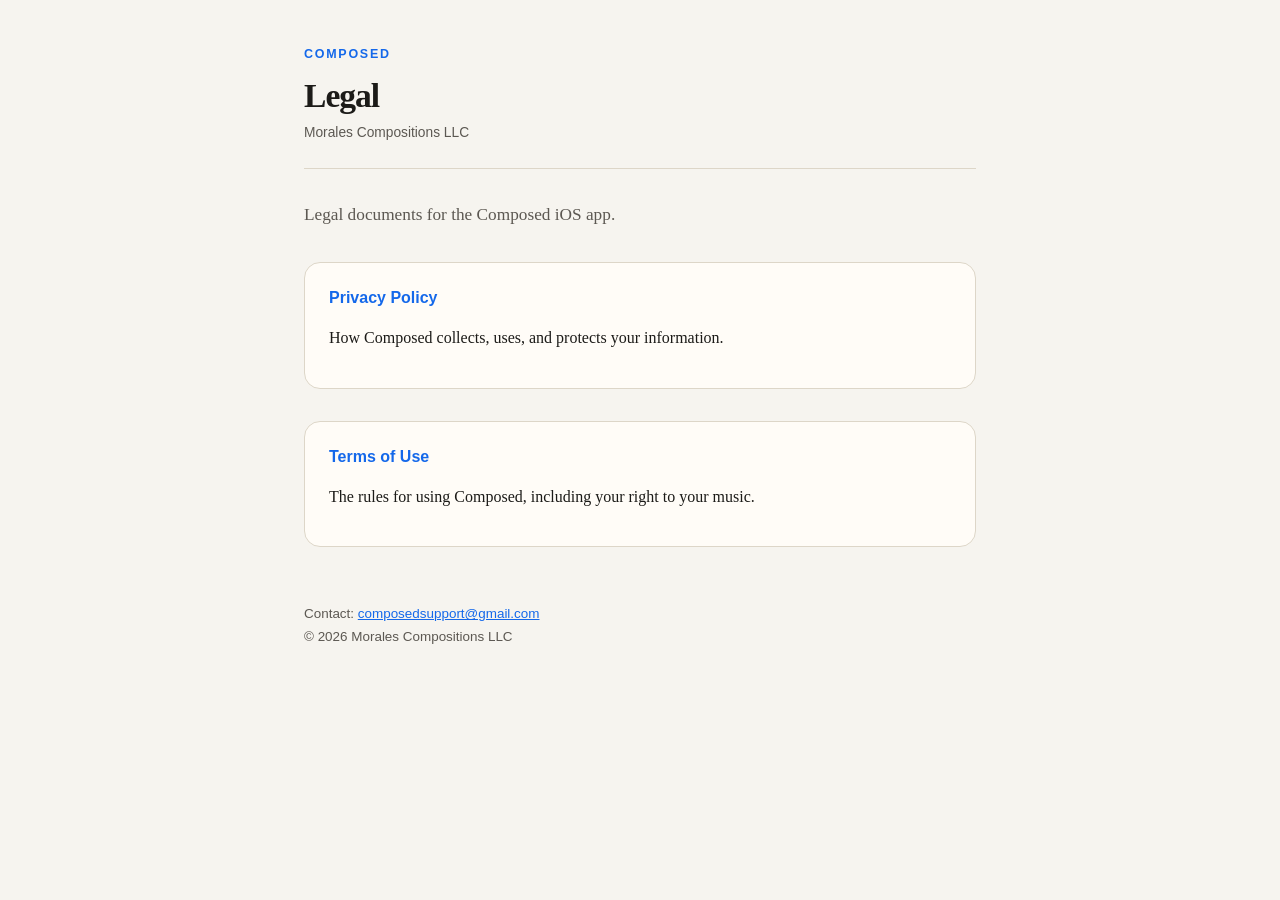
<file: index.html>
<!DOCTYPE html>
<html lang="en">
<head>
    <meta charset="utf-8">
    <meta name="viewport" content="width=device-width, initial-scale=1">
    <title>Composed</title>
    <link rel="stylesheet" href="styles.css">
</head>
<body>
    <header>
        <div class="brand">Composed</div>
        <h1>Legal</h1>
        <p class="updated">Morales Compositions LLC</p>
    </header>
    <main>
        <p class="lede">Legal documents for the Composed iOS app.</p>
        <div class="home-card">
            <p><a href="privacy/">Privacy Policy</a></p>
            <p>How Composed collects, uses, and protects your information.</p>
        </div>
        <div class="home-card">
            <p><a href="terms/">Terms of Use</a></p>
            <p>The rules for using Composed, including your right to your music.</p>
        </div>
    </main>
    <footer>
        Contact: <a href="mailto:composedsupport@gmail.com">composedsupport@gmail.com</a>
        <div class="copyright">© 2026 Morales Compositions LLC</div>
    </footer>
</body>
</html>
</file>
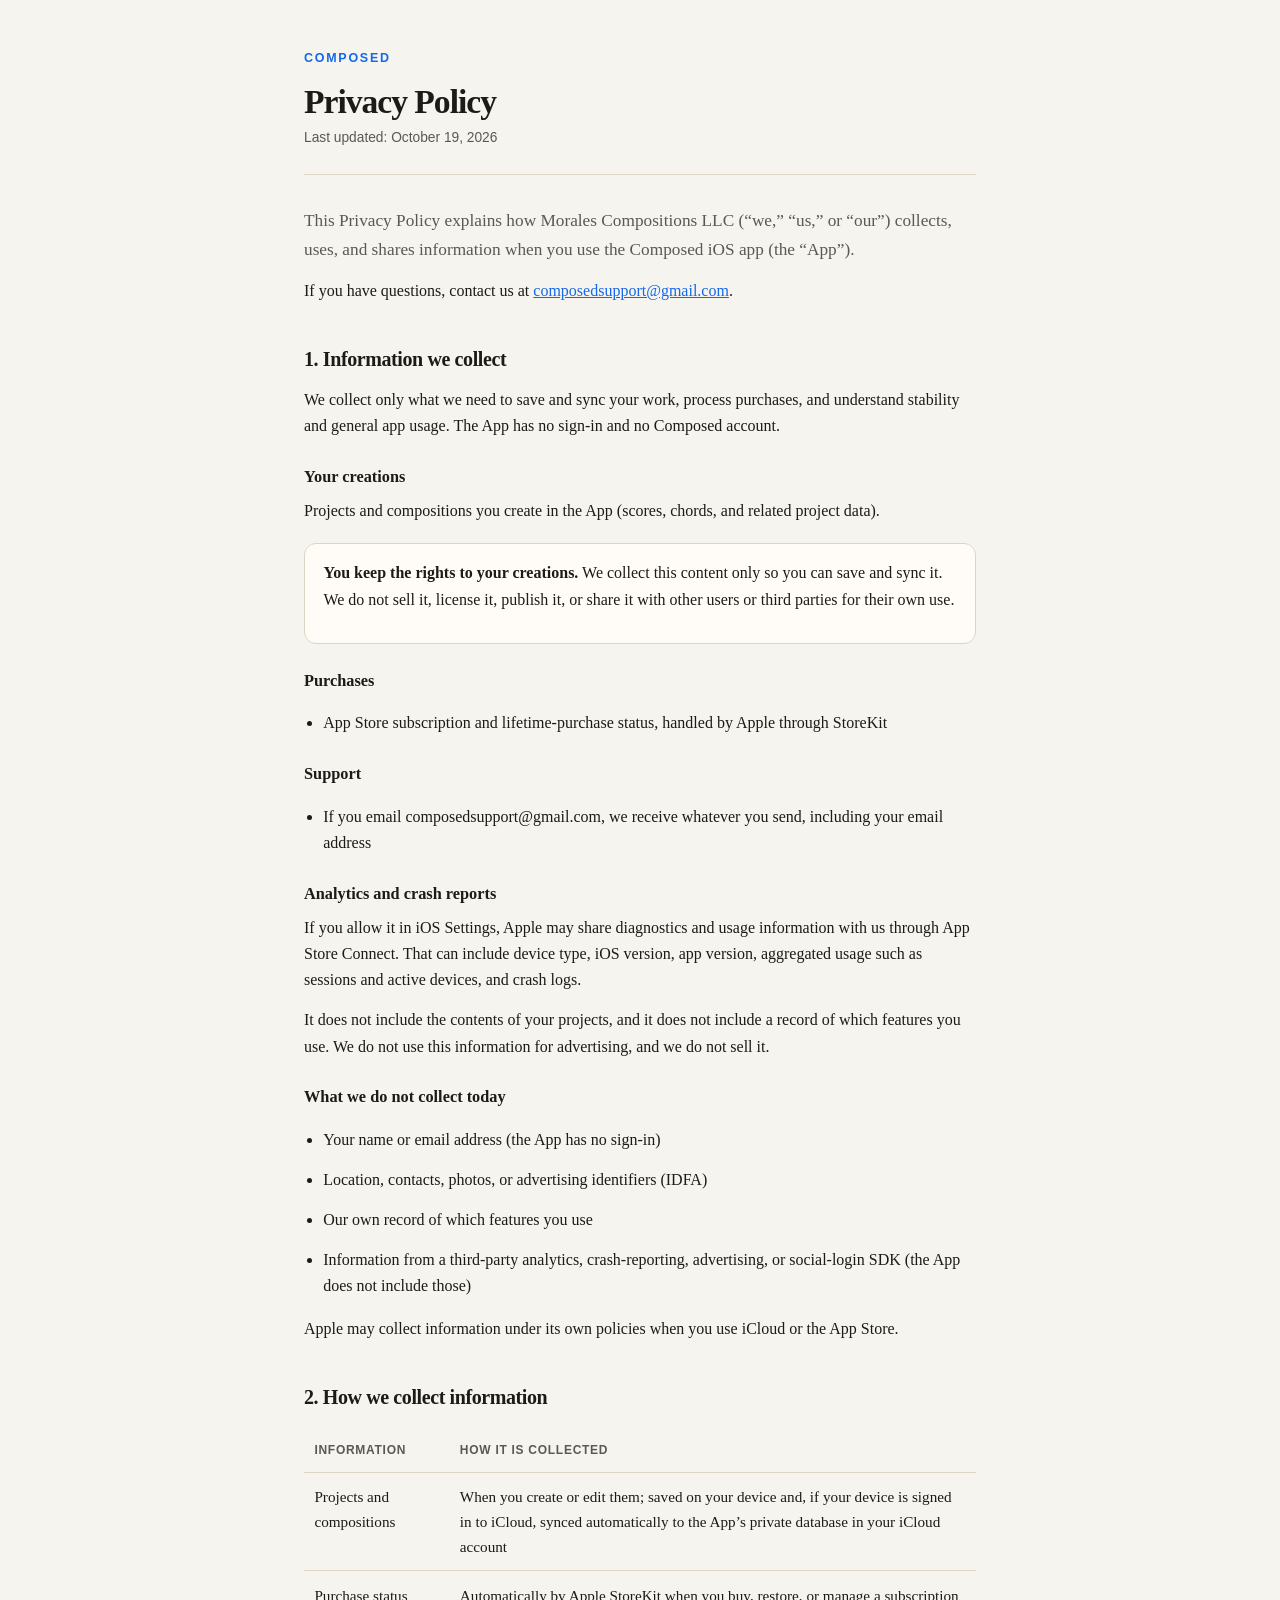
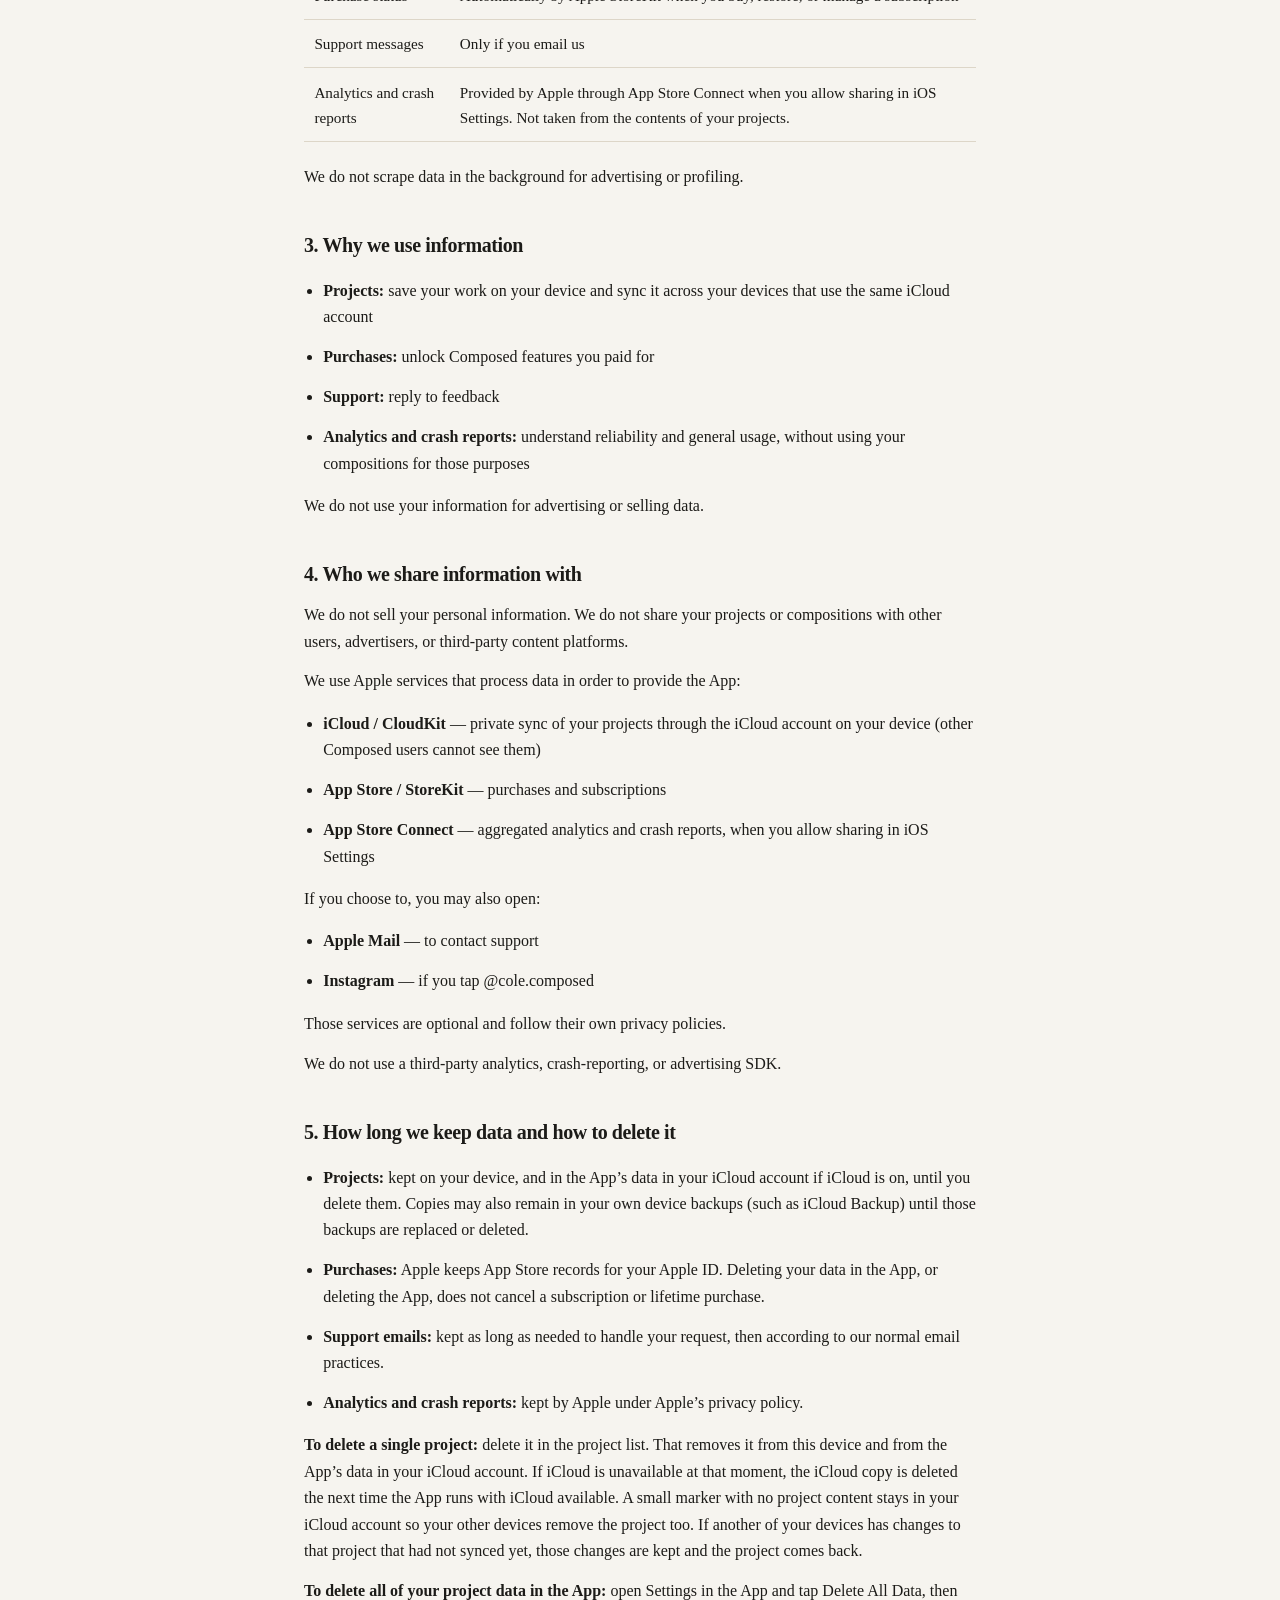
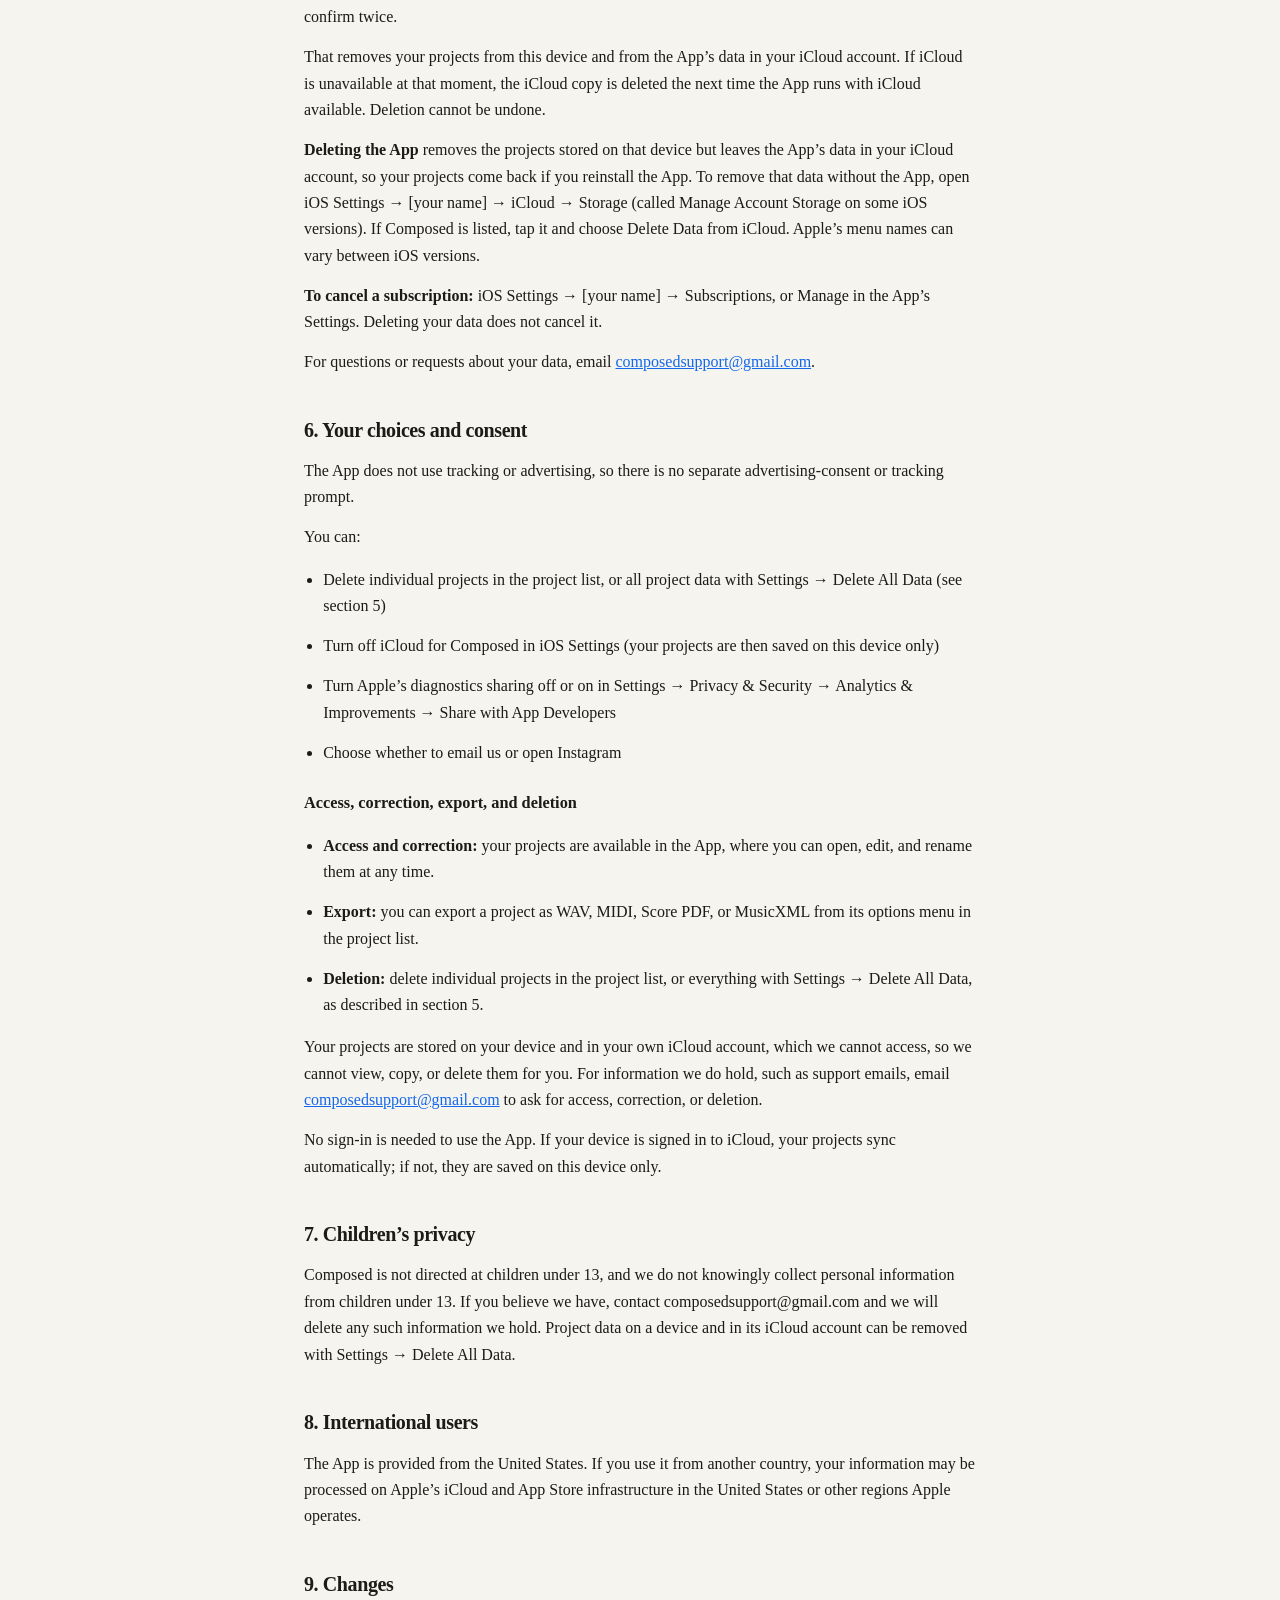
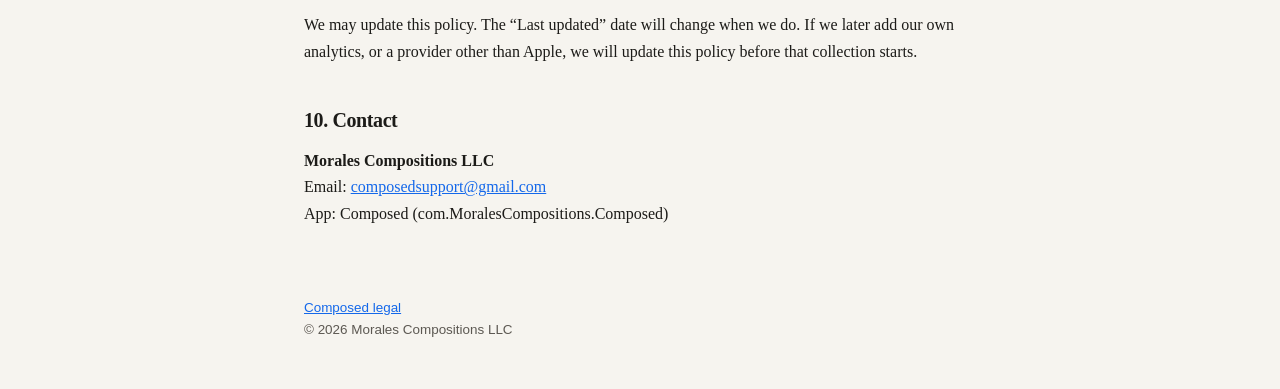
<file: privacy/index.html>
<!DOCTYPE html>
<html lang="en">
<head>
    <meta charset="utf-8">
    <meta name="viewport" content="width=device-width, initial-scale=1">
    <title>Privacy Policy — Composed</title>
    <link rel="stylesheet" href="../styles.css">
</head>
<body>
    <header>
        <a class="brand" href="../">Composed</a>
        <h1>Privacy Policy</h1>
        <p class="updated">Last updated: October 19, 2026</p>
    </header>
    <main>
        <p class="lede">This Privacy Policy explains how Morales Compositions LLC (“we,” “us,” or “our”) collects, uses, and shares information when you use the Composed iOS app (the “App”).</p>
        <p>If you have questions, contact us at <a href="mailto:composedsupport@gmail.com">composedsupport@gmail.com</a>.</p>

        <h2>1. Information we collect</h2>
        <p>We collect only what we need to save and sync your work, process purchases, and understand stability and general app usage. The App has no sign-in and no Composed account.</p>

        <h3>Your creations</h3>
        <p>Projects and compositions you create in the App (scores, chords, and related project data).</p>
        <div class="callout">
            <p><strong>You keep the rights to your creations.</strong> We collect this content only so you can save and sync it. We do not sell it, license it, publish it, or share it with other users or third parties for their own use.</p>
        </div>

        <h3>Purchases</h3>
        <ul>
            <li>App Store subscription and lifetime-purchase status, handled by Apple through StoreKit</li>
        </ul>

        <h3>Support</h3>
        <ul>
            <li>If you email composedsupport@gmail.com, we receive whatever you send, including your email address</li>
        </ul>

        <h3>Analytics and crash reports</h3>
        <p>If you allow it in iOS Settings, Apple may share diagnostics and usage information with us through App Store Connect. That can include device type, iOS version, app version, aggregated usage such as sessions and active devices, and crash logs.</p>
        <p>It does not include the contents of your projects, and it does not include a record of which features you use. We do not use this information for advertising, and we do not sell it.</p>

        <h3>What we do not collect today</h3>
        <ul>
            <li>Your name or email address (the App has no sign-in)</li>
            <li>Location, contacts, photos, or advertising identifiers (IDFA)</li>
            <li>Our own record of which features you use</li>
            <li>Information from a third-party analytics, crash-reporting, advertising, or social-login SDK (the App does not include those)</li>
        </ul>
        <p>Apple may collect information under its own policies when you use iCloud or the App Store.</p>

        <h2>2. How we collect information</h2>
        <table>
            <thead>
                <tr>
                    <th>Information</th>
                    <th>How it is collected</th>
                </tr>
            </thead>
            <tbody>
                <tr>
                    <td>Projects and compositions</td>
                    <td>When you create or edit them; saved on your device and, if your device is signed in to iCloud, synced automatically to the App’s private database in your iCloud account</td>
                </tr>
                <tr>
                    <td>Purchase status</td>
                    <td>Automatically by Apple StoreKit when you buy, restore, or manage a subscription</td>
                </tr>
                <tr>
                    <td>Support messages</td>
                    <td>Only if you email us</td>
                </tr>
                <tr>
                    <td>Analytics and crash reports</td>
                    <td>Provided by Apple through App Store Connect when you allow sharing in iOS Settings. Not taken from the contents of your projects.</td>
                </tr>
            </tbody>
        </table>
        <p>We do not scrape data in the background for advertising or profiling.</p>

        <h2>3. Why we use information</h2>
        <ul>
            <li><strong>Projects:</strong> save your work on your device and sync it across your devices that use the same iCloud account</li>
            <li><strong>Purchases:</strong> unlock Composed features you paid for</li>
            <li><strong>Support:</strong> reply to feedback</li>
            <li><strong>Analytics and crash reports:</strong> understand reliability and general usage, without using your compositions for those purposes</li>
        </ul>
        <p>We do not use your information for advertising or selling data.</p>

        <h2>4. Who we share information with</h2>
        <p>We do not sell your personal information. We do not share your projects or compositions with other users, advertisers, or third-party content platforms.</p>
        <p>We use Apple services that process data in order to provide the App:</p>
        <ul>
            <li><strong>iCloud / CloudKit</strong> — private sync of your projects through the iCloud account on your device (other Composed users cannot see them)</li>
            <li><strong>App Store / StoreKit</strong> — purchases and subscriptions</li>
            <li><strong>App Store Connect</strong> — aggregated analytics and crash reports, when you allow sharing in iOS Settings</li>
        </ul>
        <p>If you choose to, you may also open:</p>
        <ul>
            <li><strong>Apple Mail</strong> — to contact support</li>
            <li><strong>Instagram</strong> — if you tap @cole.composed</li>
        </ul>
        <p>Those services are optional and follow their own privacy policies.</p>
        <p>We do not use a third-party analytics, crash-reporting, or advertising SDK.</p>

        <h2>5. How long we keep data and how to delete it</h2>
        <ul>
            <li><strong>Projects:</strong> kept on your device, and in the App’s data in your iCloud account if iCloud is on, until you delete them. Copies may also remain in your own device backups (such as iCloud Backup) until those backups are replaced or deleted.</li>
            <li><strong>Purchases:</strong> Apple keeps App Store records for your Apple ID. Deleting your data in the App, or deleting the App, does not cancel a subscription or lifetime purchase.</li>
            <li><strong>Support emails:</strong> kept as long as needed to handle your request, then according to our normal email practices.</li>
            <li><strong>Analytics and crash reports:</strong> kept by Apple under Apple’s privacy policy.</li>
        </ul>
        <p><strong>To delete a single project:</strong> delete it in the project list. That removes it from this device and from the App’s data in your iCloud account. If iCloud is unavailable at that moment, the iCloud copy is deleted the next time the App runs with iCloud available. A small marker with no project content stays in your iCloud account so your other devices remove the project too. If another of your devices has changes to that project that had not synced yet, those changes are kept and the project comes back.</p>
        <p><strong>To delete all of your project data in the App:</strong> open Settings in the App and tap Delete All Data, then confirm twice.</p>
        <p>That removes your projects from this device and from the App’s data in your iCloud account. If iCloud is unavailable at that moment, the iCloud copy is deleted the next time the App runs with iCloud available. Deletion cannot be undone.</p>
        <p><strong>Deleting the App</strong> removes the projects stored on that device but leaves the App’s data in your iCloud account, so your projects come back if you reinstall the App. To remove that data without the App, open iOS Settings → [your name] → iCloud → Storage (called Manage Account Storage on some iOS versions). If Composed is listed, tap it and choose Delete Data from iCloud. Apple’s menu names can vary between iOS versions.</p>
        <p><strong>To cancel a subscription:</strong> iOS Settings → [your name] → Subscriptions, or Manage in the App’s Settings. Deleting your data does not cancel it.</p>
        <p>For questions or requests about your data, email <a href="mailto:composedsupport@gmail.com">composedsupport@gmail.com</a>.</p>

        <h2>6. Your choices and consent</h2>
        <p>The App does not use tracking or advertising, so there is no separate advertising-consent or tracking prompt.</p>
        <p>You can:</p>
        <ul>
            <li>Delete individual projects in the project list, or all project data with Settings → Delete All Data (see section 5)</li>
            <li>Turn off iCloud for Composed in iOS Settings (your projects are then saved on this device only)</li>
            <li>Turn Apple’s diagnostics sharing off or on in Settings → Privacy &amp; Security → Analytics &amp; Improvements → Share with App Developers</li>
            <li>Choose whether to email us or open Instagram</li>
        </ul>

        <h3>Access, correction, export, and deletion</h3>
        <ul>
            <li><strong>Access and correction:</strong> your projects are available in the App, where you can open, edit, and rename them at any time.</li>
            <li><strong>Export:</strong> you can export a project as WAV, MIDI, Score PDF, or MusicXML from its options menu in the project list.</li>
            <li><strong>Deletion:</strong> delete individual projects in the project list, or everything with Settings → Delete All Data, as described in section 5.</li>
        </ul>
        <p>Your projects are stored on your device and in your own iCloud account, which we cannot access, so we cannot view, copy, or delete them for you. For information we do hold, such as support emails, email <a href="mailto:composedsupport@gmail.com">composedsupport@gmail.com</a> to ask for access, correction, or deletion.</p>
        <p>No sign-in is needed to use the App. If your device is signed in to iCloud, your projects sync automatically; if not, they are saved on this device only.</p>

        <h2>7. Children’s privacy</h2>
        <p>Composed is not directed at children under 13, and we do not knowingly collect personal information from children under 13. If you believe we have, contact composedsupport@gmail.com and we will delete any such information we hold. Project data on a device and in its iCloud account can be removed with Settings → Delete All Data.</p>

        <h2>8. International users</h2>
        <p>The App is provided from the United States. If you use it from another country, your information may be processed on Apple’s iCloud and App Store infrastructure in the United States or other regions Apple operates.</p>

        <h2>9. Changes</h2>
        <p>We may update this policy. The “Last updated” date will change when we do. If we later add our own analytics, or a provider other than Apple, we will update this policy before that collection starts.</p>

        <h2>10. Contact</h2>
        <p><strong>Morales Compositions LLC</strong><br>
        Email: <a href="mailto:composedsupport@gmail.com">composedsupport@gmail.com</a><br>
        App: Composed (com.MoralesCompositions.Composed)</p>
    </main>
    <footer>
        <a href="../">Composed legal</a>
        <div class="copyright">© 2026 Morales Compositions LLC</div>
    </footer>
</body>
</html>
</file>
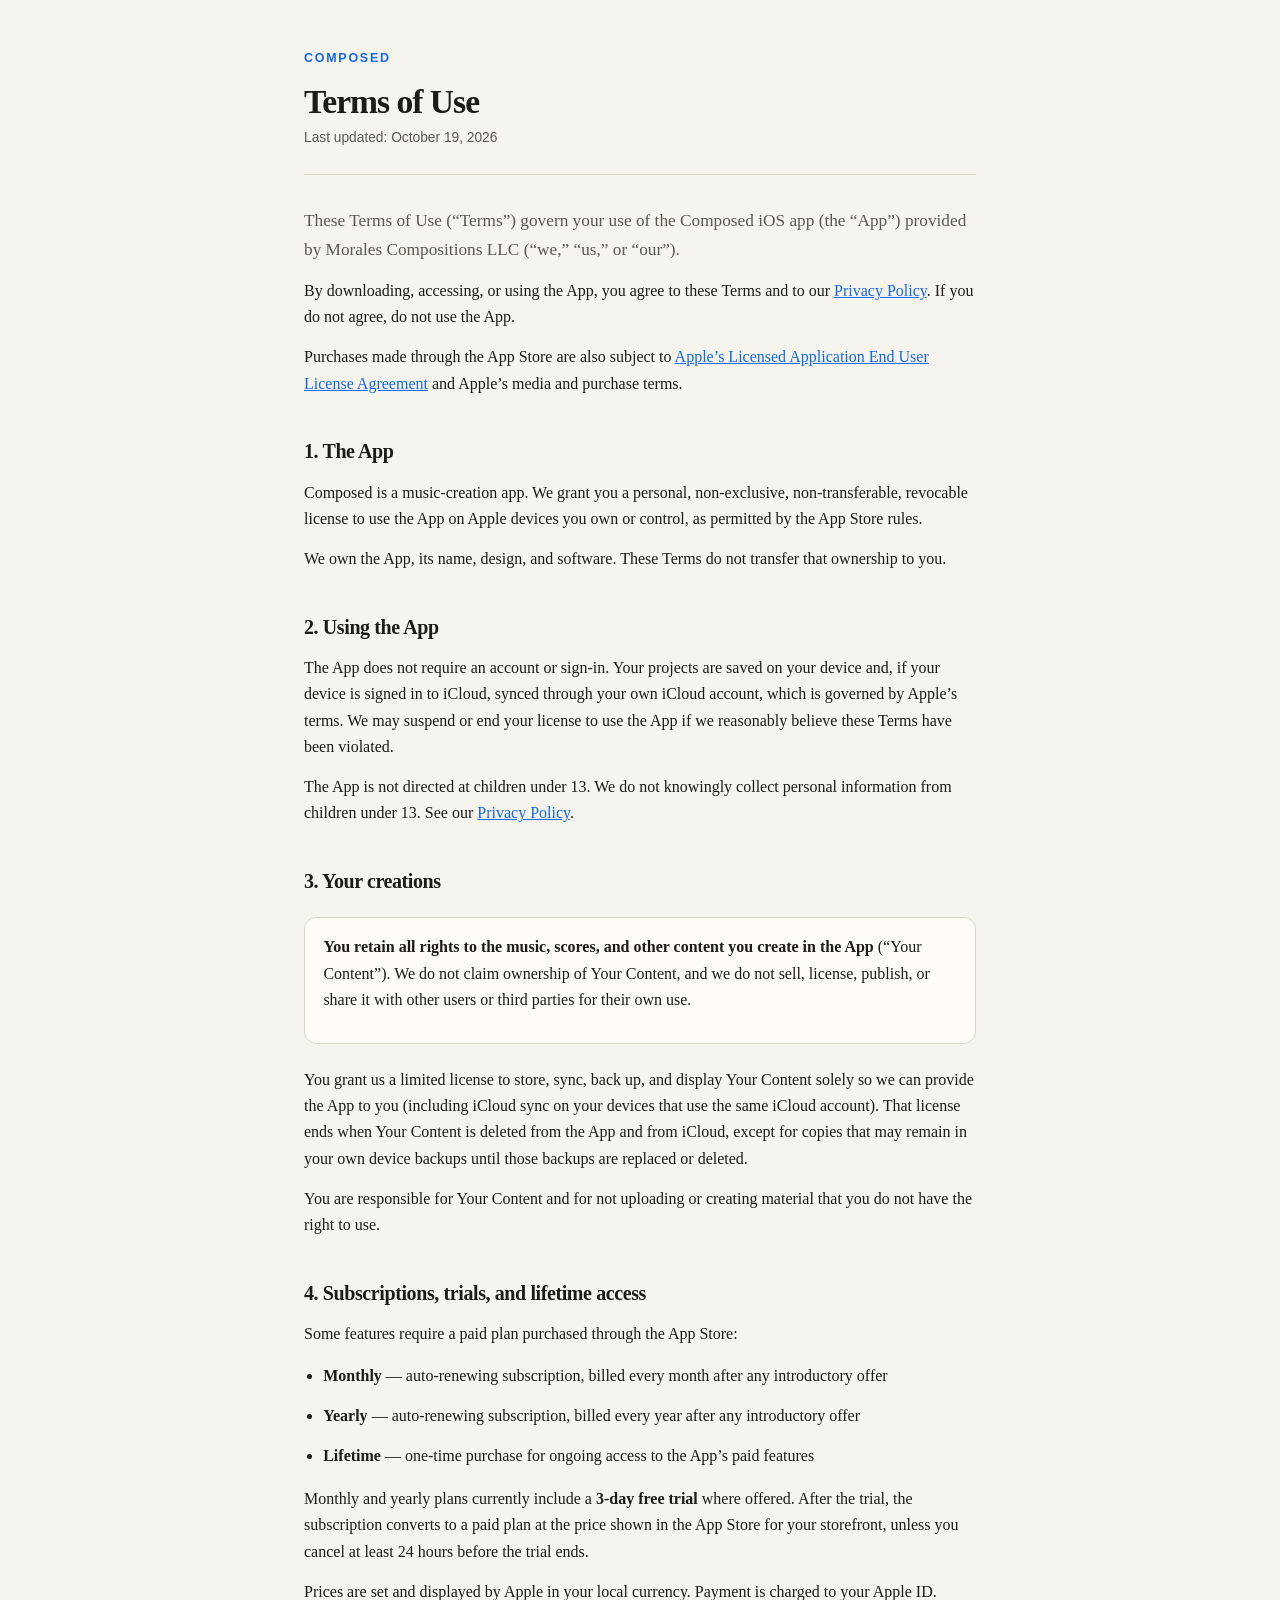
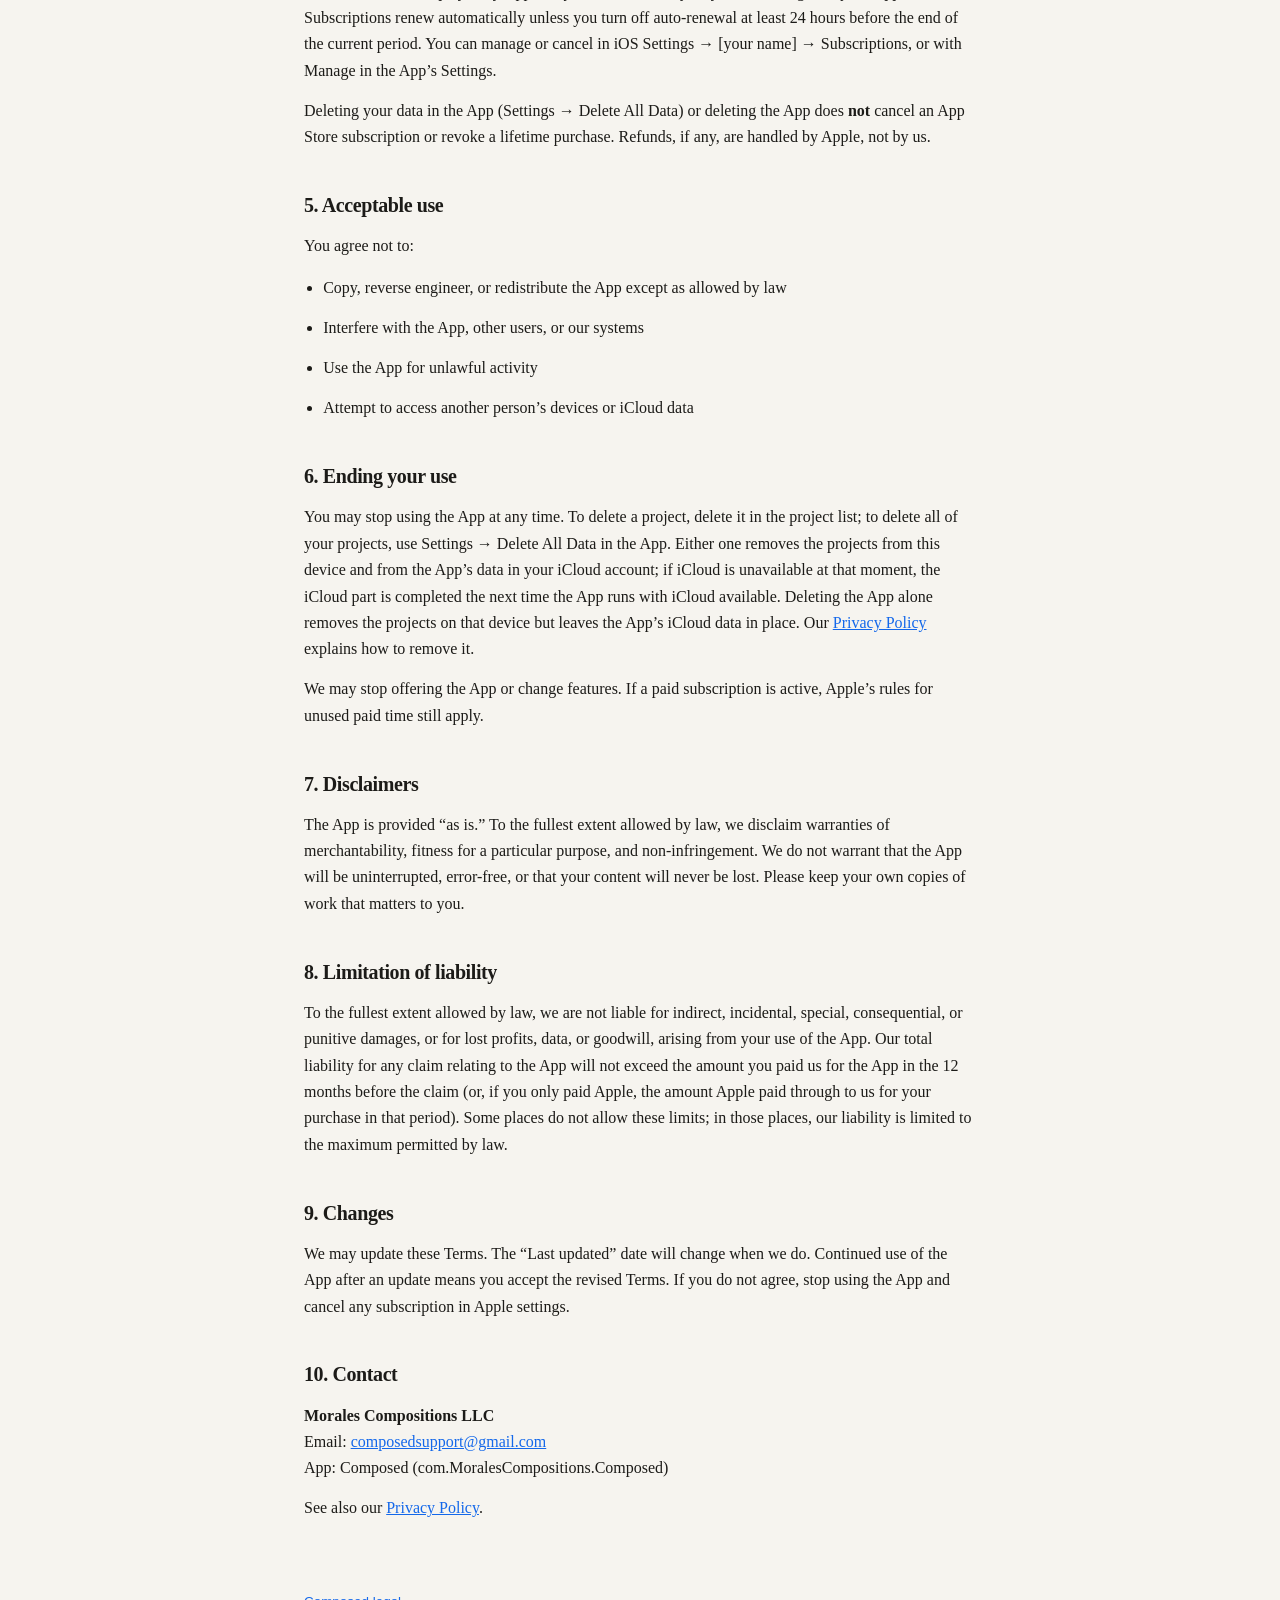
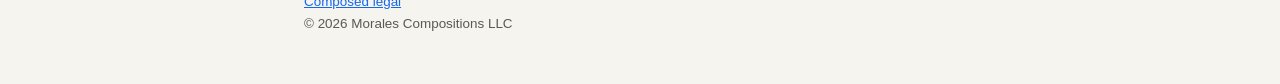
<file: terms/index.html>
<!DOCTYPE html>
<html lang="en">
<head>
    <meta charset="utf-8">
    <meta name="viewport" content="width=device-width, initial-scale=1">
    <title>Terms of Use — Composed</title>
    <link rel="stylesheet" href="../styles.css">
</head>
<body>
    <header>
        <a class="brand" href="../">Composed</a>
        <h1>Terms of Use</h1>
        <p class="updated">Last updated: October 19, 2026</p>
    </header>
    <main>
        <p class="lede">These Terms of Use (“Terms”) govern your use of the Composed iOS app (the “App”) provided by Morales Compositions LLC (“we,” “us,” or “our”).</p>
        <p>By downloading, accessing, or using the App, you agree to these Terms and to our <a href="../privacy/">Privacy Policy</a>. If you do not agree, do not use the App.</p>
        <p>Purchases made through the App Store are also subject to <a href="https://www.apple.com/legal/internet-services/itunes/dev/stdeula/">Apple’s Licensed Application End User License Agreement</a> and Apple’s media and purchase terms.</p>

        <h2>1. The App</h2>
        <p>Composed is a music-creation app. We grant you a personal, non-exclusive, non-transferable, revocable license to use the App on Apple devices you own or control, as permitted by the App Store rules.</p>
        <p>We own the App, its name, design, and software. These Terms do not transfer that ownership to you.</p>

        <h2>2. Using the App</h2>
        <p>The App does not require an account or sign-in. Your projects are saved on your device and, if your device is signed in to iCloud, synced through your own iCloud account, which is governed by Apple’s terms. We may suspend or end your license to use the App if we reasonably believe these Terms have been violated.</p>
        <p>The App is not directed at children under 13. We do not knowingly collect personal information from children under 13. See our <a href="../privacy/">Privacy Policy</a>.</p>

        <h2>3. Your creations</h2>
        <div class="callout">
            <p><strong>You retain all rights to the music, scores, and other content you create in the App</strong> (“Your Content”). We do not claim ownership of Your Content, and we do not sell, license, publish, or share it with other users or third parties for their own use.</p>
        </div>
        <p>You grant us a limited license to store, sync, back up, and display Your Content solely so we can provide the App to you (including iCloud sync on your devices that use the same iCloud account). That license ends when Your Content is deleted from the App and from iCloud, except for copies that may remain in your own device backups until those backups are replaced or deleted.</p>
        <p>You are responsible for Your Content and for not uploading or creating material that you do not have the right to use.</p>

        <h2>4. Subscriptions, trials, and lifetime access</h2>
        <p>Some features require a paid plan purchased through the App Store:</p>
        <ul>
            <li><strong>Monthly</strong> — auto-renewing subscription, billed every month after any introductory offer</li>
            <li><strong>Yearly</strong> — auto-renewing subscription, billed every year after any introductory offer</li>
            <li><strong>Lifetime</strong> — one-time purchase for ongoing access to the App’s paid features</li>
        </ul>
        <p>Monthly and yearly plans currently include a <strong>3-day free trial</strong> where offered. After the trial, the subscription converts to a paid plan at the price shown in the App Store for your storefront, unless you cancel at least 24 hours before the trial ends.</p>
        <p>Prices are set and displayed by Apple in your local currency. Payment is charged to your Apple ID. Subscriptions renew automatically unless you turn off auto-renewal at least 24 hours before the end of the current period. You can manage or cancel in iOS Settings → [your name] → Subscriptions, or with Manage in the App’s Settings.</p>
        <p>Deleting your data in the App (Settings → Delete All Data) or deleting the App does <strong>not</strong> cancel an App Store subscription or revoke a lifetime purchase. Refunds, if any, are handled by Apple, not by us.</p>

        <h2>5. Acceptable use</h2>
        <p>You agree not to:</p>
        <ul>
            <li>Copy, reverse engineer, or redistribute the App except as allowed by law</li>
            <li>Interfere with the App, other users, or our systems</li>
            <li>Use the App for unlawful activity</li>
            <li>Attempt to access another person’s devices or iCloud data</li>
        </ul>

        <h2>6. Ending your use</h2>
        <p>You may stop using the App at any time. To delete a project, delete it in the project list; to delete all of your projects, use Settings → Delete All Data in the App. Either one removes the projects from this device and from the App’s data in your iCloud account; if iCloud is unavailable at that moment, the iCloud part is completed the next time the App runs with iCloud available. Deleting the App alone removes the projects on that device but leaves the App’s iCloud data in place. Our <a href="../privacy/">Privacy Policy</a> explains how to remove it.</p>
        <p>We may stop offering the App or change features. If a paid subscription is active, Apple’s rules for unused paid time still apply.</p>

        <h2>7. Disclaimers</h2>
        <p>The App is provided “as is.” To the fullest extent allowed by law, we disclaim warranties of merchantability, fitness for a particular purpose, and non-infringement. We do not warrant that the App will be uninterrupted, error-free, or that your content will never be lost. Please keep your own copies of work that matters to you.</p>

        <h2>8. Limitation of liability</h2>
        <p>To the fullest extent allowed by law, we are not liable for indirect, incidental, special, consequential, or punitive damages, or for lost profits, data, or goodwill, arising from your use of the App. Our total liability for any claim relating to the App will not exceed the amount you paid us for the App in the 12 months before the claim (or, if you only paid Apple, the amount Apple paid through to us for your purchase in that period). Some places do not allow these limits; in those places, our liability is limited to the maximum permitted by law.</p>

        <h2>9. Changes</h2>
        <p>We may update these Terms. The “Last updated” date will change when we do. Continued use of the App after an update means you accept the revised Terms. If you do not agree, stop using the App and cancel any subscription in Apple settings.</p>

        <h2>10. Contact</h2>
        <p><strong>Morales Compositions LLC</strong><br>
        Email: <a href="mailto:composedsupport@gmail.com">composedsupport@gmail.com</a><br>
        App: Composed (com.MoralesCompositions.Composed)</p>
        <p>See also our <a href="../privacy/">Privacy Policy</a>.</p>
    </main>
    <footer>
        <a href="../">Composed legal</a>
        <div class="copyright">© 2026 Morales Compositions LLC</div>
    </footer>
</body>
</html>
</file>
<file: styles.css>
:root {
    color-scheme: light;
    --bg: #f6f4ef;
    --paper: #fffcf7;
    --ink: #1c1b18;
    --muted: #5c5852;
    --line: #ddd6c8;
    --accent: #1468ea;
    --max: 42rem;
}

* { box-sizing: border-box; }

html, body {
    margin: 0;
    padding: 0;
    background: var(--bg);
    color: var(--ink);
    font-family: "Iowan Old Style", "Palatino Linotype", Palatino, Georgia, serif;
    line-height: 1.65;
}

header, main, footer {
    width: min(var(--max), calc(100% - 2.5rem));
    margin: 0 auto;
}

header {
    padding: 2.75rem 0 1.5rem;
    border-bottom: 1px solid var(--line);
}

.brand {
    font-family: -apple-system, BlinkMacSystemFont, "Segoe UI", sans-serif;
    font-size: 0.78rem;
    font-weight: 700;
    letter-spacing: 0.14em;
    text-transform: uppercase;
    color: var(--accent);
    text-decoration: none;
}

h1 {
    margin: 0.7rem 0 0.35rem;
    font-size: 2.1rem;
    font-weight: 600;
    letter-spacing: -0.03em;
    line-height: 1.2;
}

.updated {
    margin: 0;
    color: var(--muted);
    font-family: -apple-system, BlinkMacSystemFont, "Segoe UI", sans-serif;
    font-size: 0.86rem;
}

main {
    padding: 2rem 0 3.5rem;
}

.lede {
    font-size: 1.08rem;
    color: var(--muted);
}

h2 {
    margin: 2.4rem 0 0.7rem;
    font-size: 1.25rem;
    letter-spacing: -0.02em;
}

h3 {
    margin: 1.5rem 0 0.45rem;
    font-size: 1.02rem;
}

p, li { margin: 0 0 0.85rem; }

ul { padding-left: 1.2rem; }

a { color: var(--accent); }

.callout {
    background: var(--paper);
    border: 1px solid var(--line);
    border-radius: 12px;
    padding: 1rem 1.15rem;
    margin: 1.2rem 0 1.4rem;
}

table {
    width: 100%;
    border-collapse: collapse;
    margin: 1rem 0 1.4rem;
    font-size: 0.95rem;
}

th, td {
    text-align: left;
    vertical-align: top;
    padding: 0.7rem 0.65rem;
    border-bottom: 1px solid var(--line);
}

th {
    font-family: -apple-system, BlinkMacSystemFont, "Segoe UI", sans-serif;
    font-size: 0.75rem;
    letter-spacing: 0.06em;
    text-transform: uppercase;
    color: var(--muted);
}

footer {
    padding: 0 0 3rem;
    color: var(--muted);
    font-family: -apple-system, BlinkMacSystemFont, "Segoe UI", sans-serif;
    font-size: 0.84rem;
}

.home-card {
    margin-top: 2rem;
    background: var(--paper);
    border: 1px solid var(--line);
    border-radius: 16px;
    padding: 1.4rem 1.5rem;
}

.home-card a {
    font-family: -apple-system, BlinkMacSystemFont, "Segoe UI", sans-serif;
    font-weight: 600;
    text-decoration: none;
}
</file>
